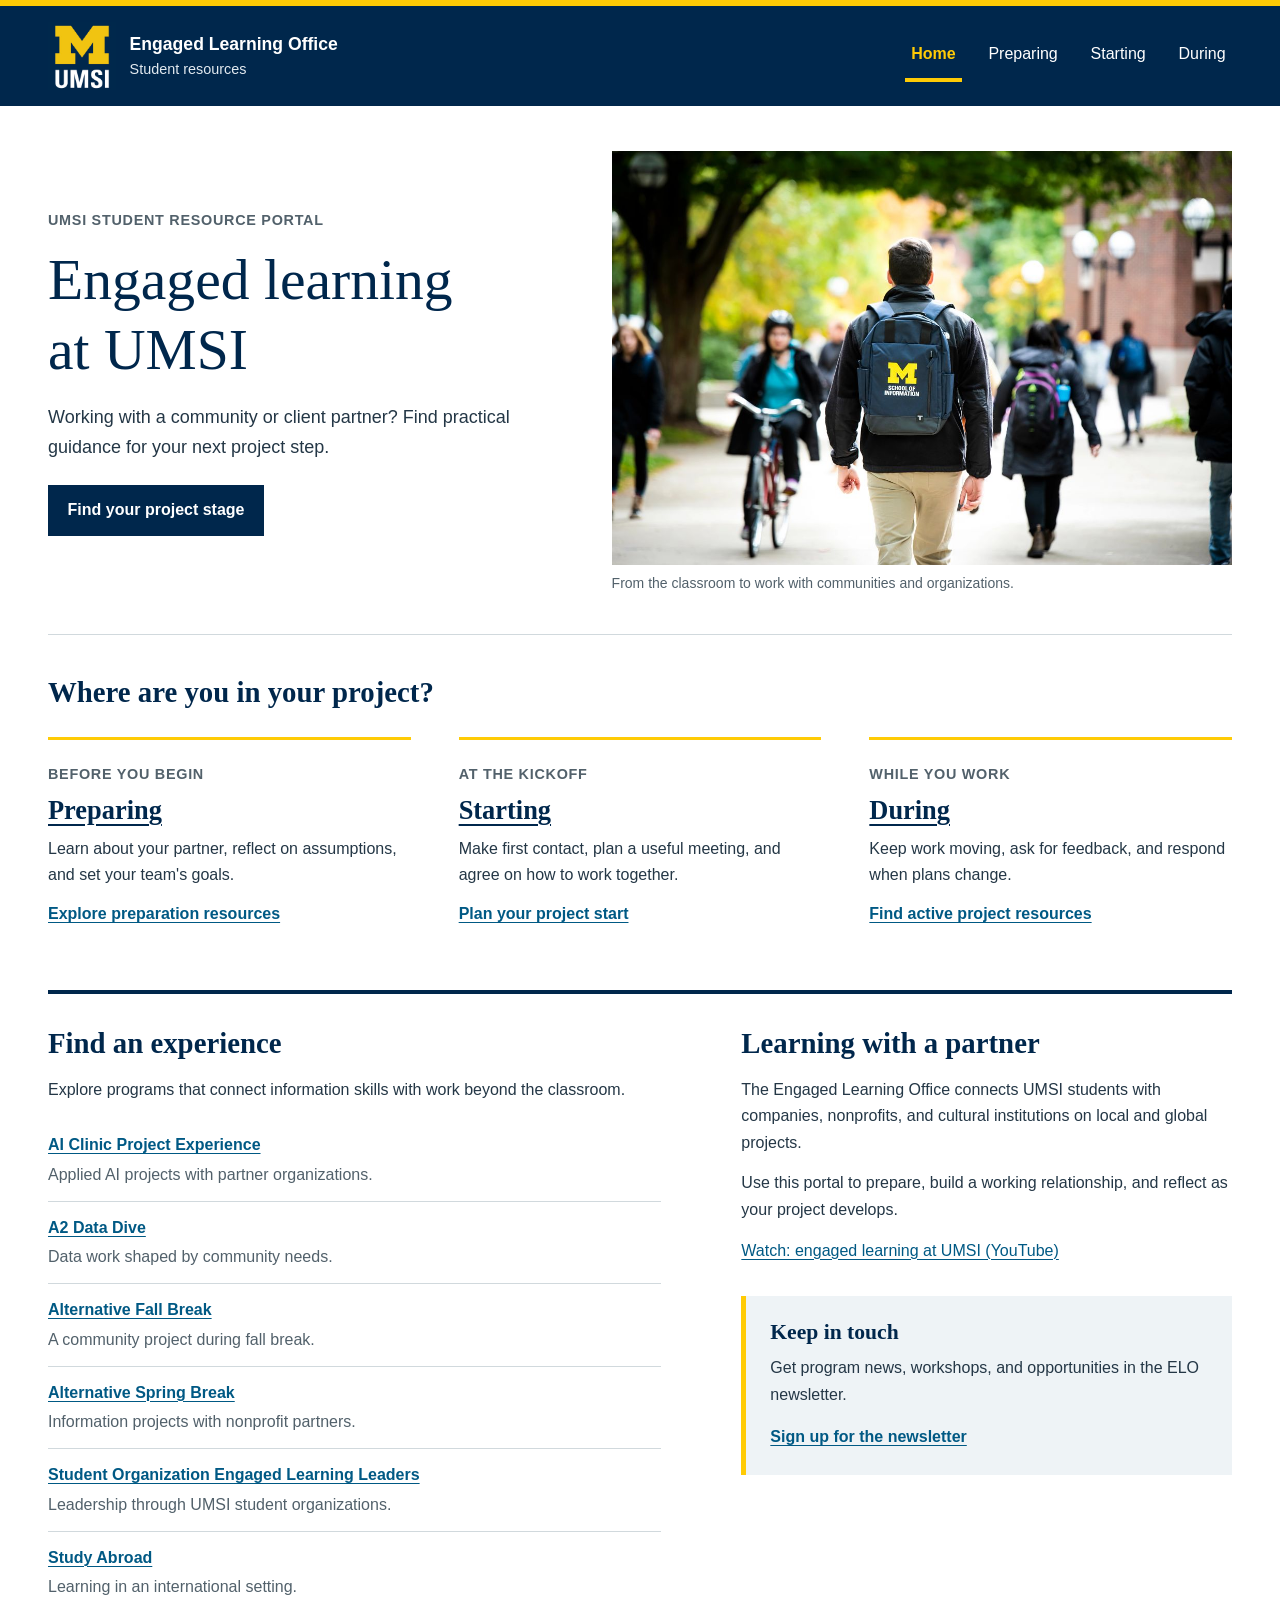
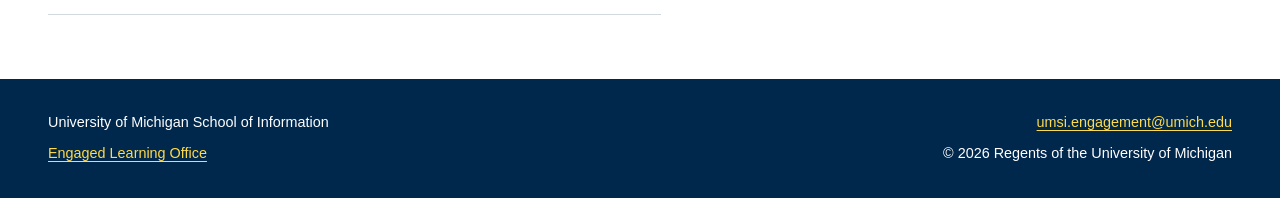
<file: index.html>
<!DOCTYPE html>
<html lang="en">
<head>
    <meta charset="UTF-8">
    <meta name="viewport" content="width=device-width, initial-scale=1.0">
    <link rel="icon" href="images/umsi_signature_vertical_informal_solidblue.jpg" type="image/jpeg">
    <link rel="stylesheet" href="html5reset.css">
    <link rel="stylesheet" href="style.css">
    <script src="js/script.js" defer></script>
    <title>Engaged Learning Resources | UMSI</title>
</head>
<body>
    <a class="skip-link" href="#main">Skip to main content</a>
    <header class="site-header">
        <div class="header-inner">
            <a class="site-brand" href="index.html">
                <img src="images/umsi_signature_vertical_informal_solidblue.jpg" alt="University of Michigan School of Information" width="400" height="400">
                <span>Engaged Learning Office<span class="brand-subtitle">Student resources</span></span>
            </a>
            <nav class="primary-nav" aria-label="Primary navigation">
                <ul>
                <li><a href="index.html" aria-current="page">Home</a></li>
                <li><a href="prep.html">Preparing</a></li>
                <li><a href="starting.html">Starting</a></li>
                <li><a href="during.html">During</a></li>
                </ul>
            </nav>
        </div>
    </header>
    <main id="main" tabindex="-1">
        <section class="home-intro" aria-labelledby="page-title">
            <div class="intro-copy">
                <p class="eyebrow">UMSI student resource portal</p>
                <h1 id="page-title">Engaged learning<br>at UMSI</h1>
                <p class="intro-text">Working with a community or client partner? Find practical guidance for your next project step.</p>
                <a class="button-link" href="#stages">Find your project stage</a>
            </div>
            <figure>
                <img src="images/umsi_campusfall_umsibackpack_02.jpg" alt="A student wearing a UMSI backpack walks across campus among other students" width="1200" height="801" fetchpriority="high">
                <figcaption>From the classroom to work with communities and organizations.</figcaption>
            </figure>
        </section>

        <section id="stages" class="stages" aria-labelledby="stages-heading">
            <h2 id="stages-heading">Where are you in your project?</h2>
            <div class="stage-grid">
                <article>
                    <p class="eyebrow">Before you begin</p>
                    <h3><a href="prep.html">Preparing</a></h3>
                    <p>Learn about your partner, reflect on assumptions, and set your team's goals.</p>
                    <a class="stage-link" href="prep.html">Explore preparation resources</a>
                </article>
                <article>
                    <p class="eyebrow">At the kickoff</p>
                    <h3><a href="starting.html">Starting</a></h3>
                    <p>Make first contact, plan a useful meeting, and agree on how to work together.</p>
                    <a class="stage-link" href="starting.html">Plan your project start</a>
                </article>
                <article>
                    <p class="eyebrow">While you work</p>
                    <h3><a href="during.html">During</a></h3>
                    <p>Keep work moving, ask for feedback, and respond when plans change.</p>
                    <a class="stage-link" href="during.html">Find active project resources</a>
                </article>
            </div>
        </section>

        <div class="home-columns">
            <section aria-labelledby="programs-heading">
                <h2 id="programs-heading">Find an experience</h2>
                <p>Explore programs that connect information skills with work beyond the classroom.</p>
                <ul class="program-list">
                    <li><a href="https://mcompass.umich.edu/_portal/tds-program-brochure?programid=12810">AI Clinic Project Experience</a><span>Applied AI projects with partner organizations.</span></li>
                    <li><a href="https://mcompass.umich.edu/_portal/tds-program-brochure?programid=12556">A2 Data Dive</a><span>Data work shaped by community needs.</span></li>
                    <li><a href="https://mcompass.umich.edu/_portal/tds-program-brochure?programid=11297">Alternative Fall Break</a><span>A community project during fall break.</span></li>
                    <li><a href="https://mcompass.umich.edu/_portal/tds-program-brochure?programid=10621">Alternative Spring Break</a><span>Information projects with nonprofit partners.</span></li>
                    <li><a href="https://mcompass.umich.edu/_portal/tds-program-brochure?programid=12294">Student Organization Engaged Learning Leaders</a><span>Leadership through UMSI student organizations.</span></li>
                    <li><a href="https://www.si.umich.edu/student-life/study-abroad">Study Abroad</a><span>Learning in an international setting.</span></li>
                </ul>
            </section>
            <section class="about-elo" aria-labelledby="about-heading">
                <h2 id="about-heading">Learning with a partner</h2>
                <p>The Engaged Learning Office connects UMSI students with companies, nonprofits, and cultural institutions on local and global projects.</p>
                <p>Use this portal to prepare, build a working relationship, and reflect as your project develops.</p>
                <p><a href="https://www.youtube.com/watch?v=81ZO9RfIJEQ">Watch: engaged learning at UMSI (YouTube)</a></p>
                <div class="office-note">
                    <h3>Keep in touch</h3>
                    <p>Get program news, workshops, and opportunities in the ELO newsletter.</p>
                    <a href="https://umsi.info/elo-newsletter">Sign up for the newsletter</a>
                </div>
            </section>
        </div>
    </main>
    <footer class="site-footer">
        <div class="footer-inner">
            <div>
                <p>University of Michigan School of Information</p>
                <p><a href="https://www.si.umich.edu/programs/engaged-learning/about-engaged-learning-office">Engaged Learning Office</a></p>
            </div>
            <div>
                <address><a href="mailto:umsi.engagement@umich.edu">umsi.engagement@umich.edu</a></address>
                <p>&copy; <span class="current-year">2026</span> Regents of the University of Michigan</p>
            </div>
        </div>
    </footer>
</body>
</html>
</file>
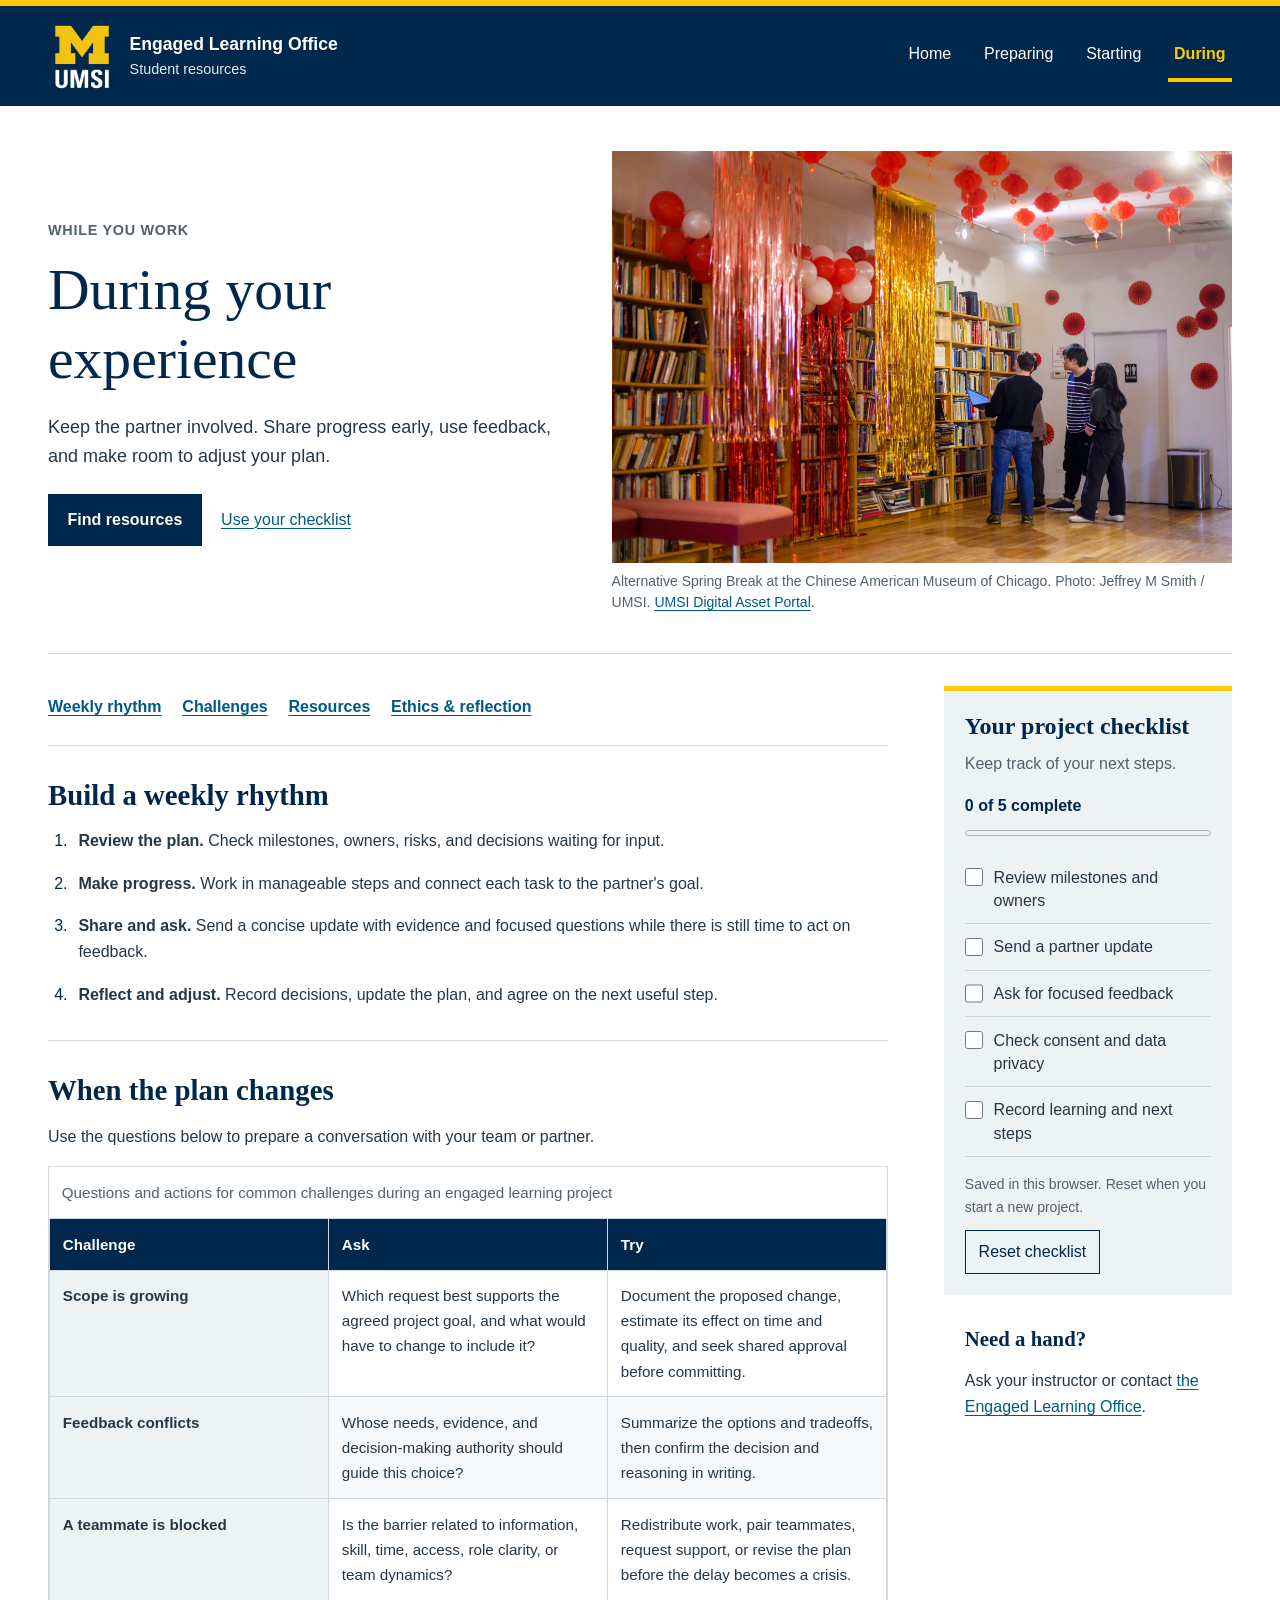
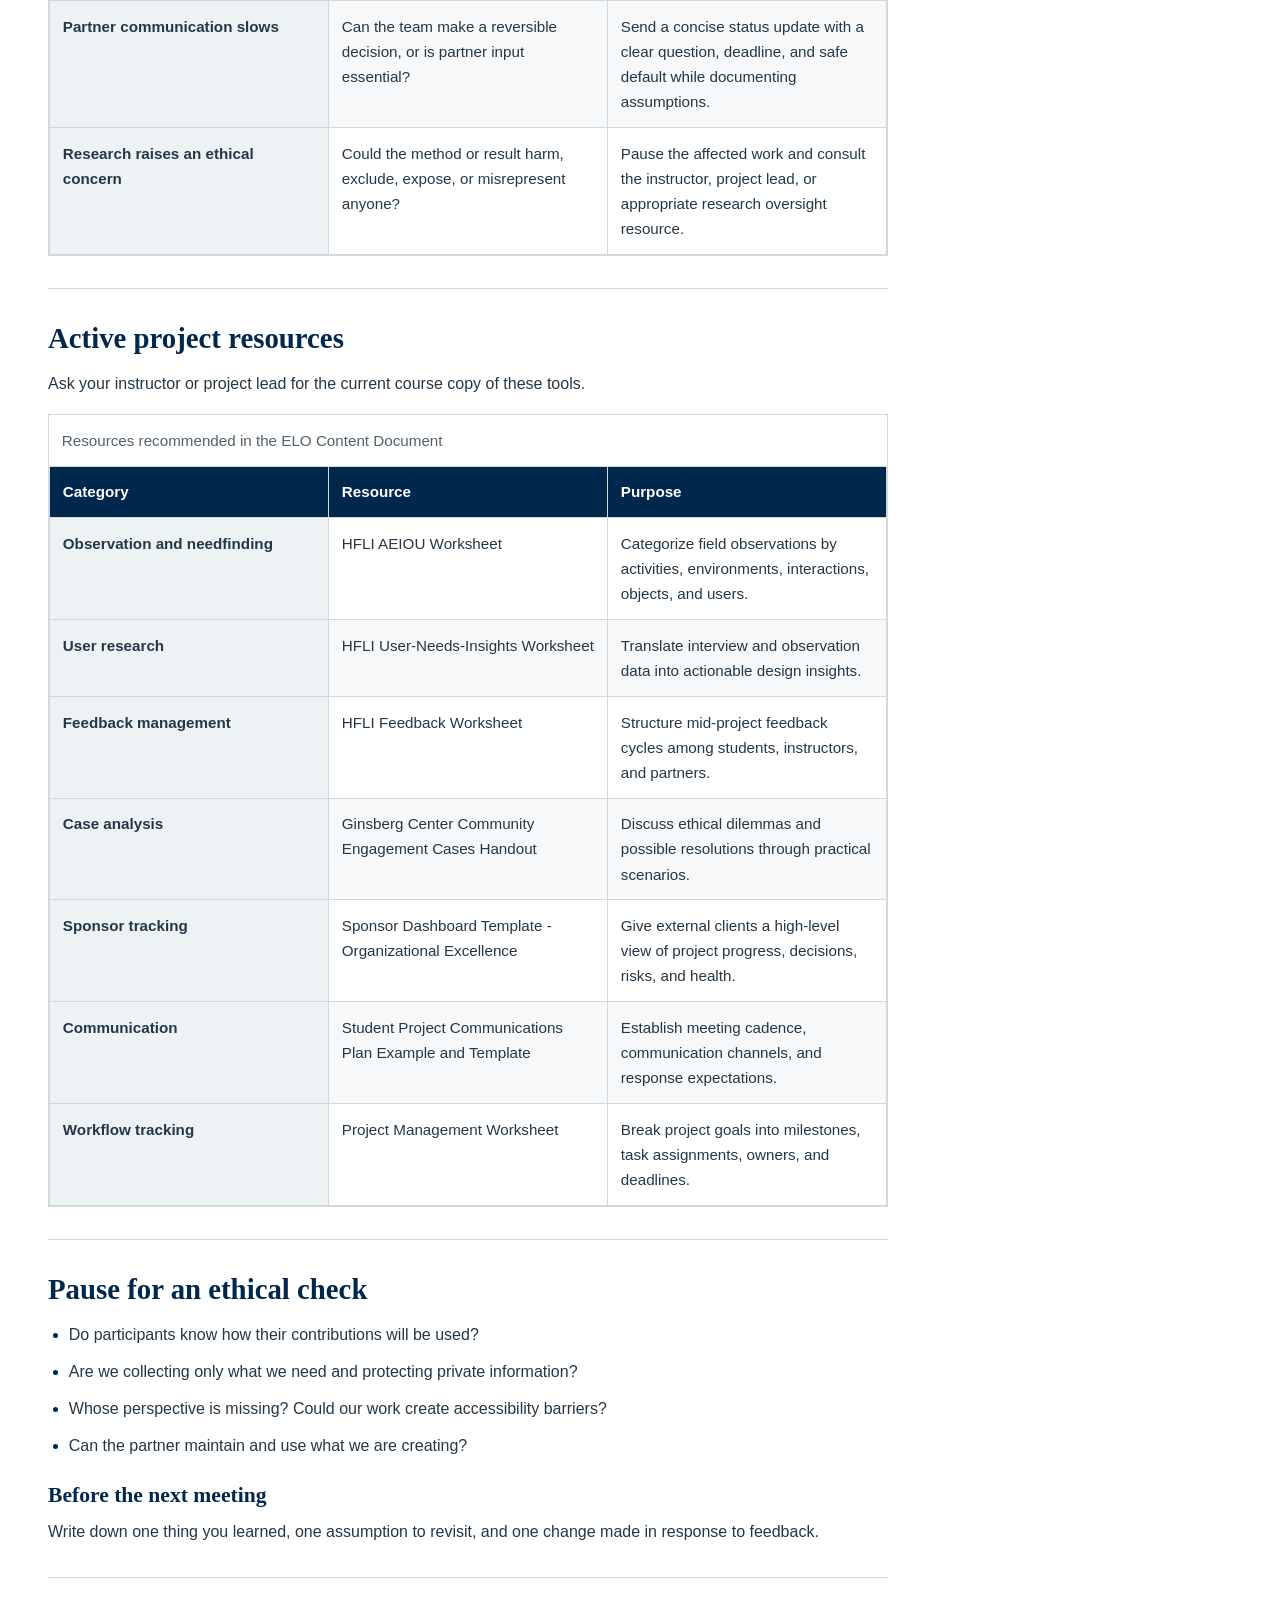
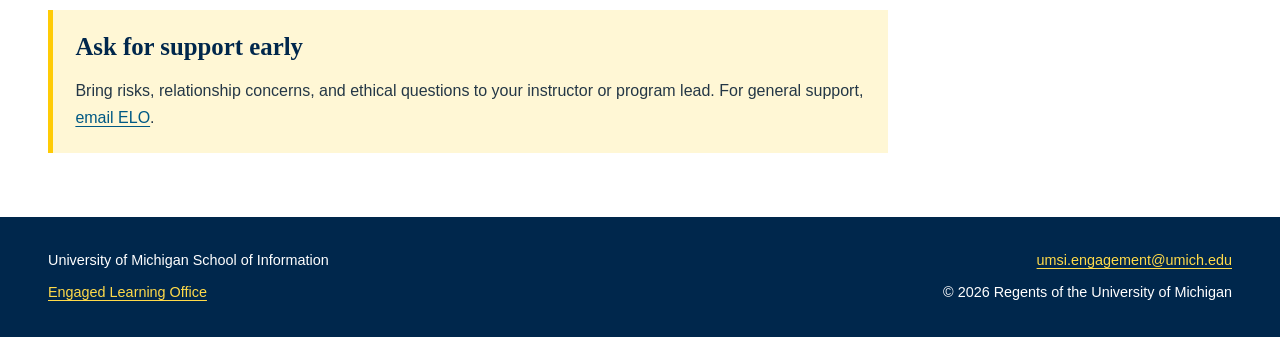
<file: during.html>
<!DOCTYPE html>
<html lang="en">
<head>
    <meta charset="UTF-8">
    <meta name="viewport" content="width=device-width, initial-scale=1.0">
    <link rel="icon" href="images/umsi_signature_vertical_informal_solidblue.jpg" type="image/jpeg">
    <link rel="stylesheet" href="html5reset.css">
    <link rel="stylesheet" href="style.css">
    <script src="js/script.js" defer></script>
    <title>During Your Experience | UMSI</title>
</head>
<body>
    <a class="skip-link" href="#main">Skip to main content</a>
    <header class="site-header">
        <div class="header-inner">
            <a class="site-brand" href="index.html">
                <img src="images/umsi_signature_vertical_informal_solidblue.jpg" alt="University of Michigan School of Information" width="400" height="400">
                <span>Engaged Learning Office<span class="brand-subtitle">Student resources</span></span>
            </a>
            <nav class="primary-nav" aria-label="Primary navigation">
                <ul>
                <li><a href="index.html">Home</a></li>
                <li><a href="prep.html">Preparing</a></li>
                <li><a href="starting.html">Starting</a></li>
                <li><a href="during.html" aria-current="page">During</a></li>
                </ul>
            </nav>
        </div>
    </header>
    <main id="main" tabindex="-1">
        <section class="page-intro" aria-labelledby="page-title">
            <div class="intro-copy">
                <p class="eyebrow">While you work</p>
                <h1 id="page-title">During your experience</h1>
                <p class="intro-text">Keep the partner involved. Share progress early, use feedback, and make room to adjust your plan.</p>
                <div class="intro-links"><a class="button-link" href="#resources">Find resources</a><a href="#checklist">Use your checklist</a></div>
            </div>
            <figure>
                <img src="images/umsi_asbchineseamericanmuseumchicago_2026_04.jpg" alt="Three UMSI students stand beside bookshelves at the Chinese American Museum of Chicago" width="1200" height="798" fetchpriority="high">
                <figcaption>Alternative Spring Break at the Chinese American Museum of Chicago. Photo: Jeffrey M Smith / UMSI. <a href="https://digitalassets.umich.edu/portals/djppo6wi/SI539AssetPortal">UMSI Digital Asset Portal</a>.</figcaption>
            </figure>
        </section>
        <div class="page-layout">
            <div class="page-content">
                <nav class="section-nav" aria-label="On this page"><a href="#rhythm">Weekly rhythm</a><a href="#challenges">Challenges</a><a href="#resources">Resources</a><a href="#ethics">Ethics &amp; reflection</a></nav>
                <section id="rhythm" aria-labelledby="rhythm-heading">
                    <h2 id="rhythm-heading">Build a weekly rhythm</h2>
                    <ol class="steps">
                        <li><strong>Review the plan.</strong> Check milestones, owners, risks, and decisions waiting for input.</li>
                        <li><strong>Make progress.</strong> Work in manageable steps and connect each task to the partner's goal.</li>
                        <li><strong>Share and ask.</strong> Send a concise update with evidence and focused questions while there is still time to act on feedback.</li>
                        <li><strong>Reflect and adjust.</strong> Record decisions, update the plan, and agree on the next useful step.</li>
                    </ol>
                </section>
                <section id="challenges" aria-labelledby="challenge-heading">
                    <h2 id="challenge-heading">When the plan changes</h2>
                    <p>Use the questions below to prepare a conversation with your team or partner.</p>
                    <div aria-label="Common project challenges table; scroll horizontally" class="table-scroll" role="region" tabindex="0">
<table>
<caption>Questions and actions for common challenges during an engaged learning project</caption>
<thead>
<tr>
<th scope="col">Challenge</th>
<th scope="col">Ask</th>
<th scope="col">Try</th>
</tr>
</thead>
<tbody>
<tr>
<th scope="row">Scope is growing</th>
<td>Which request best supports the agreed project goal, and what would have to change to include it?</td>
<td>Document the proposed change, estimate its effect on time and quality, and seek shared approval before committing.</td>
</tr>
<tr>
<th scope="row">Feedback conflicts</th>
<td>Whose needs, evidence, and decision-making authority should guide this choice?</td>
<td>Summarize the options and tradeoffs, then confirm the decision and reasoning in writing.</td>
</tr>
<tr>
<th scope="row">A teammate is blocked</th>
<td>Is the barrier related to information, skill, time, access, role clarity, or team dynamics?</td>
<td>Redistribute work, pair teammates, request support, or revise the plan before the delay becomes a crisis.</td>
</tr>
<tr>
<th scope="row">Partner communication slows</th>
<td>Can the team make a reversible decision, or is partner input essential?</td>
<td>Send a concise status update with a clear question, deadline, and safe default while documenting assumptions.</td>
</tr>
<tr>
<th scope="row">Research raises an ethical concern</th>
<td>Could the method or result harm, exclude, expose, or misrepresent anyone?</td>
<td>Pause the affected work and consult the instructor, project lead, or appropriate research oversight resource.</td>
</tr>
</tbody>
</table>
</div>
                </section>
                <section id="resources" class="resources" aria-labelledby="resources-heading">
                    <h2 id="resources-heading">Active project resources</h2>
                    <p>Ask your instructor or project lead for the current course copy of these tools.</p>
                    <div aria-label="Featured project resources table; scroll horizontally" class="table-scroll" role="region" tabindex="0">
<table>
<caption>Resources recommended in the ELO Content Document</caption>
<thead>
<tr>
<th scope="col">Category</th>
<th scope="col">Resource</th>
<th scope="col">Purpose</th>
</tr>
</thead>
<tbody>
<tr>
<th scope="row">Observation and needfinding</th>
<td>HFLI AEIOU Worksheet</td>
<td>Categorize field observations by activities, environments, interactions, objects, and users.</td>
</tr>
<tr>
<th scope="row">User research</th>
<td>HFLI User-Needs-Insights Worksheet</td>
<td>Translate interview and observation data into actionable design insights.</td>
</tr>
<tr>
<th scope="row">Feedback management</th>
<td>HFLI Feedback Worksheet</td>
<td>Structure mid-project feedback cycles among students, instructors, and partners.</td>
</tr>
<tr>
<th scope="row">Case analysis</th>
<td>Ginsberg Center Community Engagement Cases Handout</td>
<td>Discuss ethical dilemmas and possible resolutions through practical scenarios.</td>
</tr>
<tr>
<th scope="row">Sponsor tracking</th>
<td>Sponsor Dashboard Template - Organizational Excellence</td>
<td>Give external clients a high-level view of project progress, decisions, risks, and health.</td>
</tr>
<tr>
<th scope="row">Communication</th>
<td>Student Project Communications Plan Example and Template</td>
<td>Establish meeting cadence, communication channels, and response expectations.</td>
</tr>
<tr>
<th scope="row">Workflow tracking</th>
<td>Project Management Worksheet</td>
<td>Break project goals into milestones, task assignments, owners, and deadlines.</td>
</tr>
</tbody>
</table>
</div>
                </section>
                <section id="ethics" aria-labelledby="ethics-heading">
                    <h2 id="ethics-heading">Pause for an ethical check</h2>
                    <ul>
                        <li>Do participants know how their contributions will be used?</li>
                        <li>Are we collecting only what we need and protecting private information?</li>
                        <li>Whose perspective is missing? Could our work create accessibility barriers?</li>
                        <li>Can the partner maintain and use what we are creating?</li>
                    </ul>
                    <h3>Before the next meeting</h3>
                    <p>Write down one thing you learned, one assumption to revisit, and one change made in response to feedback.</p>
                </section>
                <aside class="next-step" aria-labelledby="support-heading">
                    <h2 id="support-heading">Ask for support early</h2>
                    <p>Bring risks, relationship concerns, and ethical questions to your instructor or program lead. For general support, <a href="mailto:umsi.engagement@umich.edu">email ELO</a>.</p>
                </aside>
            </div>
            <aside class="page-sidebar" aria-labelledby="checklist-heading">
                <section id="checklist" class="checklist" data-stage="project" aria-labelledby="checklist-heading">
                    <h2 id="checklist-heading">Your project checklist</h2>
                    <p class="checklist-help">Keep track of your next steps.</p>
                    <p class="checklist-count" role="status" aria-live="polite" aria-atomic="true" hidden></p>
                    <progress value="0" max="5" aria-label="Completed project tasks" hidden></progress>
                    <fieldset>
                        <legend class="visually-hidden">Project tasks</legend>
                    <label for="task-1"><input id="task-1" type="checkbox" value="milestones"> <span>Review milestones and owners</span></label>
                    <label for="task-2"><input id="task-2" type="checkbox" value="update"> <span>Send a partner update</span></label>
                    <label for="task-3"><input id="task-3" type="checkbox" value="feedback"> <span>Ask for focused feedback</span></label>
                    <label for="task-4"><input id="task-4" type="checkbox" value="ethics"> <span>Check consent and data privacy</span></label>
                    <label for="task-5"><input id="task-5" type="checkbox" value="reflect"> <span>Record learning and next steps</span></label>
                    </fieldset>
                    <p class="save-note" hidden>Saved in this browser.</p>
                    <button type="button" class="reset-checklist" hidden>Reset checklist</button>
                    <noscript><p>JavaScript is off. You can check tasks, but progress will not be saved.</p></noscript>
                </section>
                <div class="sidebar-contact">
                    <h2>Need a hand?</h2>
                    <p>Ask your instructor or contact <a href="mailto:umsi.engagement@umich.edu">the Engaged Learning Office</a>.</p>
                </div>
            </aside>
        </div>
    </main>
    <footer class="site-footer">
        <div class="footer-inner">
            <div>
                <p>University of Michigan School of Information</p>
                <p><a href="https://www.si.umich.edu/programs/engaged-learning/about-engaged-learning-office">Engaged Learning Office</a></p>
            </div>
            <div>
                <address><a href="mailto:umsi.engagement@umich.edu">umsi.engagement@umich.edu</a></address>
                <p>&copy; <span class="current-year">2026</span> Regents of the University of Michigan</p>
            </div>
        </div>
    </footer>
</body>
</html>
</file>
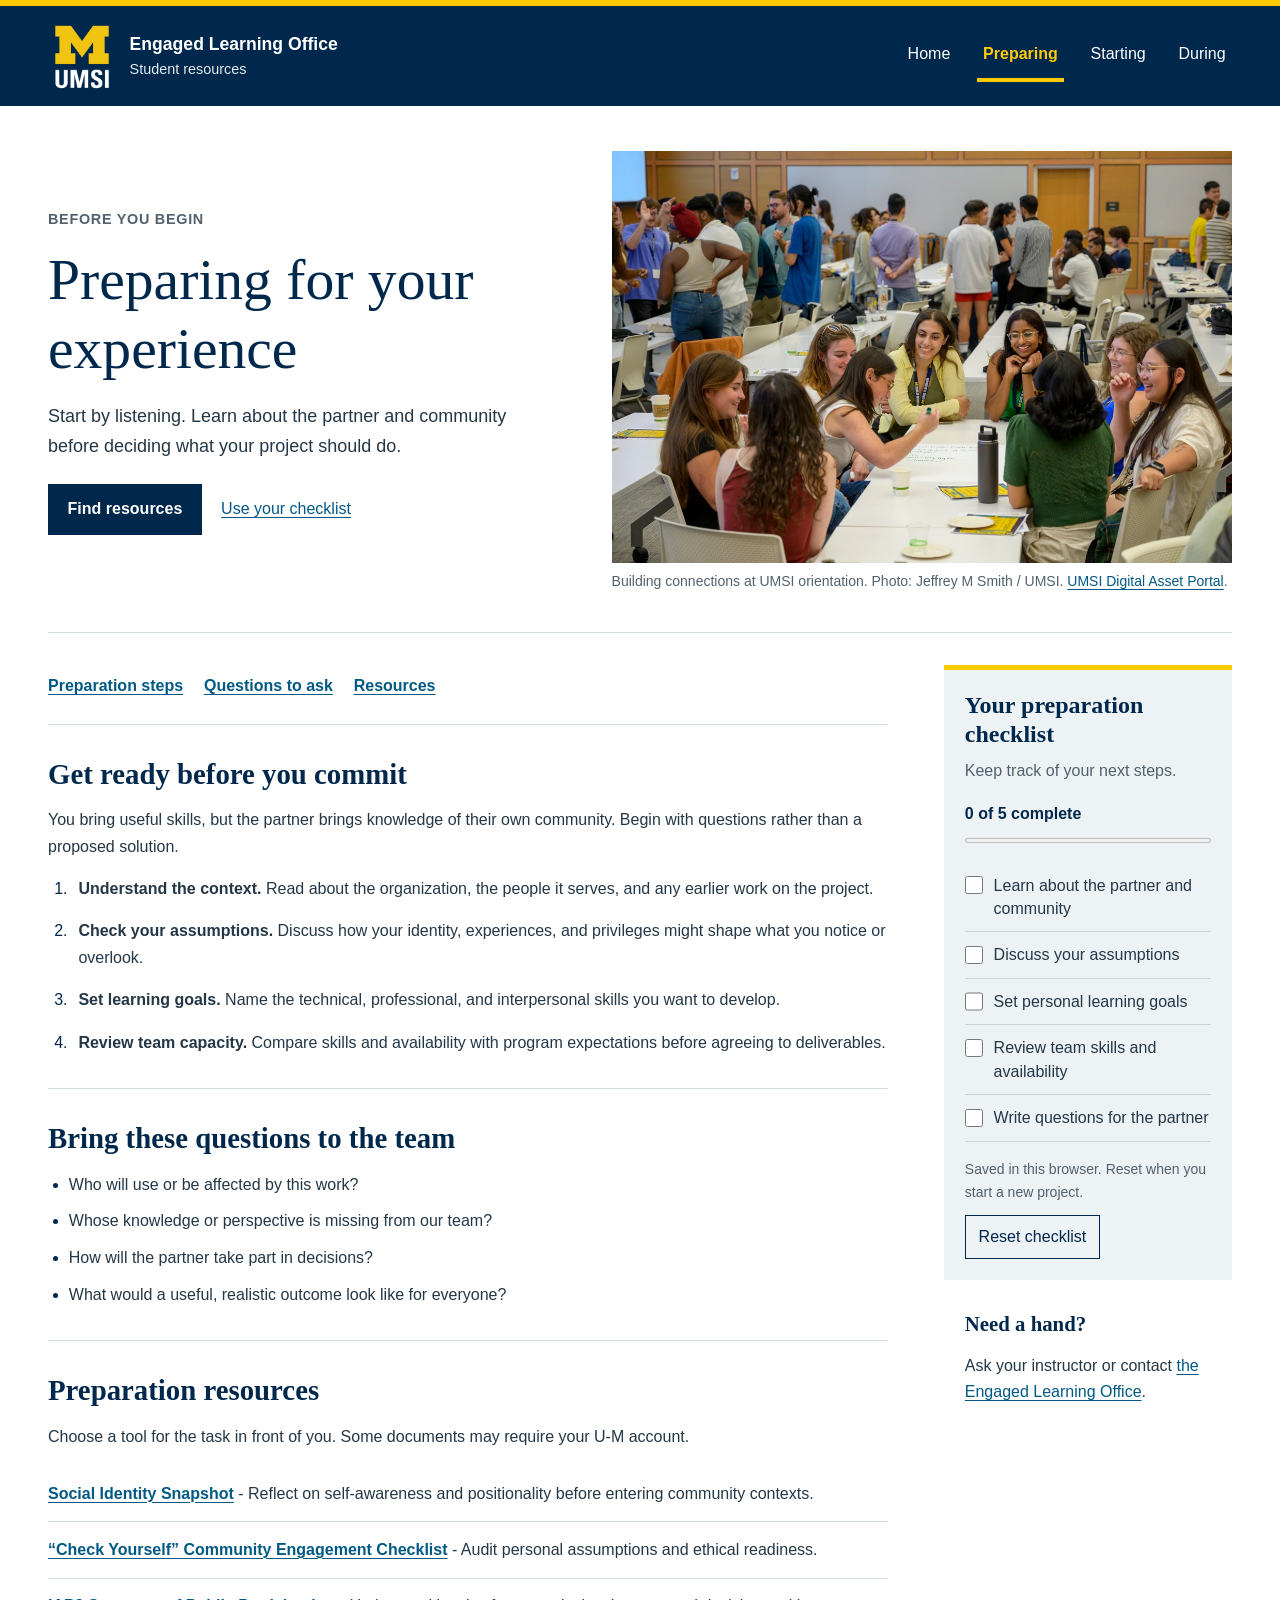
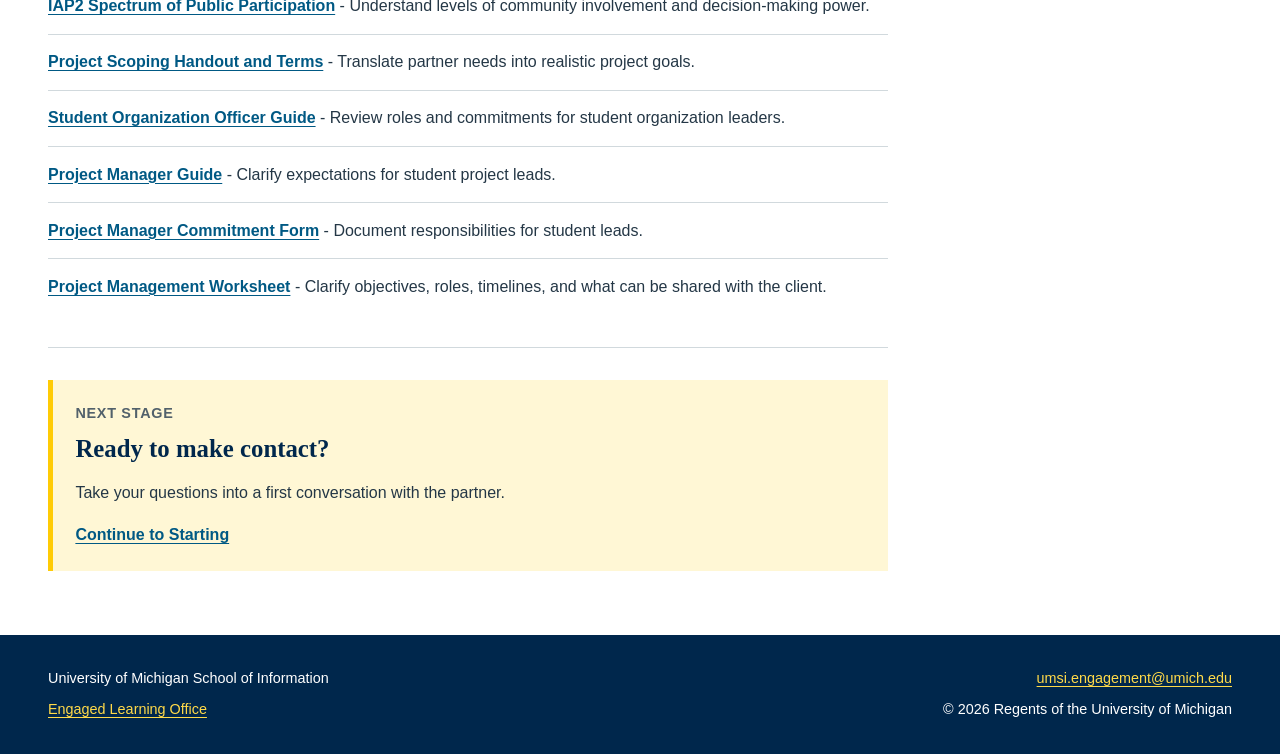
<file: prep.html>
<!DOCTYPE html>
<html lang="en">
<head>
    <meta charset="UTF-8">
    <meta name="viewport" content="width=device-width, initial-scale=1.0">
    <link rel="icon" href="images/umsi_signature_vertical_informal_solidblue.jpg" type="image/jpeg">
    <link rel="stylesheet" href="html5reset.css">
    <link rel="stylesheet" href="style.css">
    <script src="js/script.js" defer></script>
    <title>Preparing for Your Experience | UMSI</title>
</head>
<body>
    <a class="skip-link" href="#main">Skip to main content</a>
    <header class="site-header">
        <div class="header-inner">
            <a class="site-brand" href="index.html">
                <img src="images/umsi_signature_vertical_informal_solidblue.jpg" alt="University of Michigan School of Information" width="400" height="400">
                <span>Engaged Learning Office<span class="brand-subtitle">Student resources</span></span>
            </a>
            <nav class="primary-nav" aria-label="Primary navigation">
                <ul>
                <li><a href="index.html">Home</a></li>
                <li><a href="prep.html" aria-current="page">Preparing</a></li>
                <li><a href="starting.html">Starting</a></li>
                <li><a href="during.html">During</a></li>
                </ul>
            </nav>
        </div>
    </header>
    <main id="main" tabindex="-1">
        <section class="page-intro" aria-labelledby="page-title">
            <div class="intro-copy">
                <p class="eyebrow">Before you begin</p>
                <h1 id="page-title">Preparing for your experience</h1>
                <p class="intro-text">Start by listening. Learn about the partner and community before deciding what your project should do.</p>
                <div class="intro-links"><a class="button-link" href="#resources">Find resources</a><a href="#checklist">Use your checklist</a></div>
            </div>
            <figure>
                <img src="images/umsi_mastersorientation_081825_06.jpg" alt="UMSI students participate in icebreaker activities in a large classroom" width="1200" height="798" fetchpriority="high">
                <figcaption>Building connections at UMSI orientation. Photo: Jeffrey M Smith / UMSI. <a href="https://digitalassets.umich.edu/portals/djppo6wi/SI539AssetPortal">UMSI Digital Asset Portal</a>.</figcaption>
            </figure>
        </section>
        <div class="page-layout">
            <div class="page-content">
                <nav class="section-nav" aria-label="On this page"><a href="#prepare">Preparation steps</a><a href="#questions">Questions to ask</a><a href="#resources">Resources</a></nav>
                <section id="prepare" aria-labelledby="goals-heading">
                    <h2 id="goals-heading">Get ready before you commit</h2>
                    <p>You bring useful skills, but the partner brings knowledge of their own community. Begin with questions rather than a proposed solution.</p>
                    <ol class="steps">
                        <li><strong>Understand the context.</strong> Read about the organization, the people it serves, and any earlier work on the project.</li>
                        <li><strong>Check your assumptions.</strong> Discuss how your identity, experiences, and privileges might shape what you notice or overlook.</li>
                        <li><strong>Set learning goals.</strong> Name the technical, professional, and interpersonal skills you want to develop.</li>
                        <li><strong>Review team capacity.</strong> Compare skills and availability with program expectations before agreeing to deliverables.</li>
                    </ol>
                </section>
                <section id="questions" aria-labelledby="questions-heading">
                    <h2 id="questions-heading">Bring these questions to the team</h2>
                    <ul>
                        <li>Who will use or be affected by this work?</li>
                        <li>Whose knowledge or perspective is missing from our team?</li>
                        <li>How will the partner take part in decisions?</li>
                        <li>What would a useful, realistic outcome look like for everyone?</li>
                    </ul>
                </section>
                <section id="resources" class="resources" aria-labelledby="resources-heading">
                    <h2 id="resources-heading">Preparation resources</h2>
                    <p>Choose a tool for the task in front of you. Some documents may require your U-M account.</p>
                    <ul class="resource-list">
                        <li><a href="https://sites.lsa.umich.edu/equitable-teaching/social-identity-snapshot/">Social Identity Snapshot</a> - Reflect on self-awareness and positionality before entering community contexts.</li>
                        <li><a href="https://docs.google.com/document/d/1Qt9YeStVwDHjwJhOLAz42JSNQR2lFMurdUtxtdrGkuc/edit?tab=t.0#heading=h.ch0bvccjkrzn">“Check Yourself” Community Engagement Checklist</a> - Audit personal assumptions and ethical readiness.</li>
                        <li><a href="https://drive.google.com/file/d/1zc1RNlrDxV51-muOERdDTnINQcquJpOA/view?usp=sharing">IAP2 Spectrum of Public Participation</a> - Understand levels of community involvement and decision-making power.</li>
                        <li><a href="https://docs.google.com/document/d/1TrEDolwmOIlXgYgAP9VvlOGoYOwFfe6KxzZOgZSVYVw/edit?usp=drive_link">Project Scoping Handout and Terms</a> - Translate partner needs into realistic project goals.</li>
                        <li><a href="https://docs.google.com/document/d/1AexsV_JeSd0kRUBbcifZpfBu6y6Zi8Y0iJScp1I3gkM/edit?usp=drive_link">Student Organization Officer Guide</a> - Review roles and commitments for student organization leaders.</li>
                        <li><a href="https://docs.google.com/document/u/0/d/1uwOOS0TrXWzcSShj8DUFpckWo0t1UNu_Q7WVbZnLhX0/edit">Project Manager Guide</a> - Clarify expectations for student project leads.</li>
                        <li><a href="https://docs.google.com/document/d/1U4lCNGyWKJ3C2i_VgFqAR45Z4zF1FehuthuqT-M2wdI/edit?usp=drive_link">Project Manager Commitment Form</a> - Document responsibilities for student leads.</li>
                        <li><a href="https://docs.google.com/document/d/1twc-7TYWmb_PNrOBiDI1NuJqJAuhluTICr22GRd_NLc/edit?usp=drive_link">Project Management Worksheet</a> - Clarify objectives, roles, timelines, and what can be shared with the client.</li>
                    </ul>
                </section>
                <aside class="next-step" aria-labelledby="next-heading">
                    <p class="eyebrow">Next stage</p>
                    <h2 id="next-heading">Ready to make contact?</h2>
                    <p>Take your questions into a first conversation with the partner.</p>
                    <a href="starting.html">Continue to Starting</a>
                </aside>
            </div>
            <aside class="page-sidebar" aria-labelledby="checklist-heading">
                <section id="checklist" class="checklist" data-stage="preparation" aria-labelledby="checklist-heading">
                    <h2 id="checklist-heading">Your preparation checklist</h2>
                    <p class="checklist-help">Keep track of your next steps.</p>
                    <p class="checklist-count" role="status" aria-live="polite" aria-atomic="true" hidden></p>
                    <progress value="0" max="5" aria-label="Completed preparation tasks" hidden></progress>
                    <fieldset>
                        <legend class="visually-hidden">Preparation tasks</legend>
                    <label for="task-1"><input id="task-1" type="checkbox" value="context"> <span>Learn about the partner and community</span></label>
                    <label for="task-2"><input id="task-2" type="checkbox" value="assumptions"> <span>Discuss your assumptions</span></label>
                    <label for="task-3"><input id="task-3" type="checkbox" value="goals"> <span>Set personal learning goals</span></label>
                    <label for="task-4"><input id="task-4" type="checkbox" value="capacity"> <span>Review team skills and availability</span></label>
                    <label for="task-5"><input id="task-5" type="checkbox" value="questions"> <span>Write questions for the partner</span></label>
                    </fieldset>
                    <p class="save-note" hidden>Saved in this browser.</p>
                    <button type="button" class="reset-checklist" hidden>Reset checklist</button>
                    <noscript><p>JavaScript is off. You can check tasks, but progress will not be saved.</p></noscript>
                </section>
                <div class="sidebar-contact">
                    <h2>Need a hand?</h2>
                    <p>Ask your instructor or contact <a href="mailto:umsi.engagement@umich.edu">the Engaged Learning Office</a>.</p>
                </div>
            </aside>
        </div>
    </main>
    <footer class="site-footer">
        <div class="footer-inner">
            <div>
                <p>University of Michigan School of Information</p>
                <p><a href="https://www.si.umich.edu/programs/engaged-learning/about-engaged-learning-office">Engaged Learning Office</a></p>
            </div>
            <div>
                <address><a href="mailto:umsi.engagement@umich.edu">umsi.engagement@umich.edu</a></address>
                <p>&copy; <span class="current-year">2026</span> Regents of the University of Michigan</p>
            </div>
        </div>
    </footer>
</body>
</html>
</file>
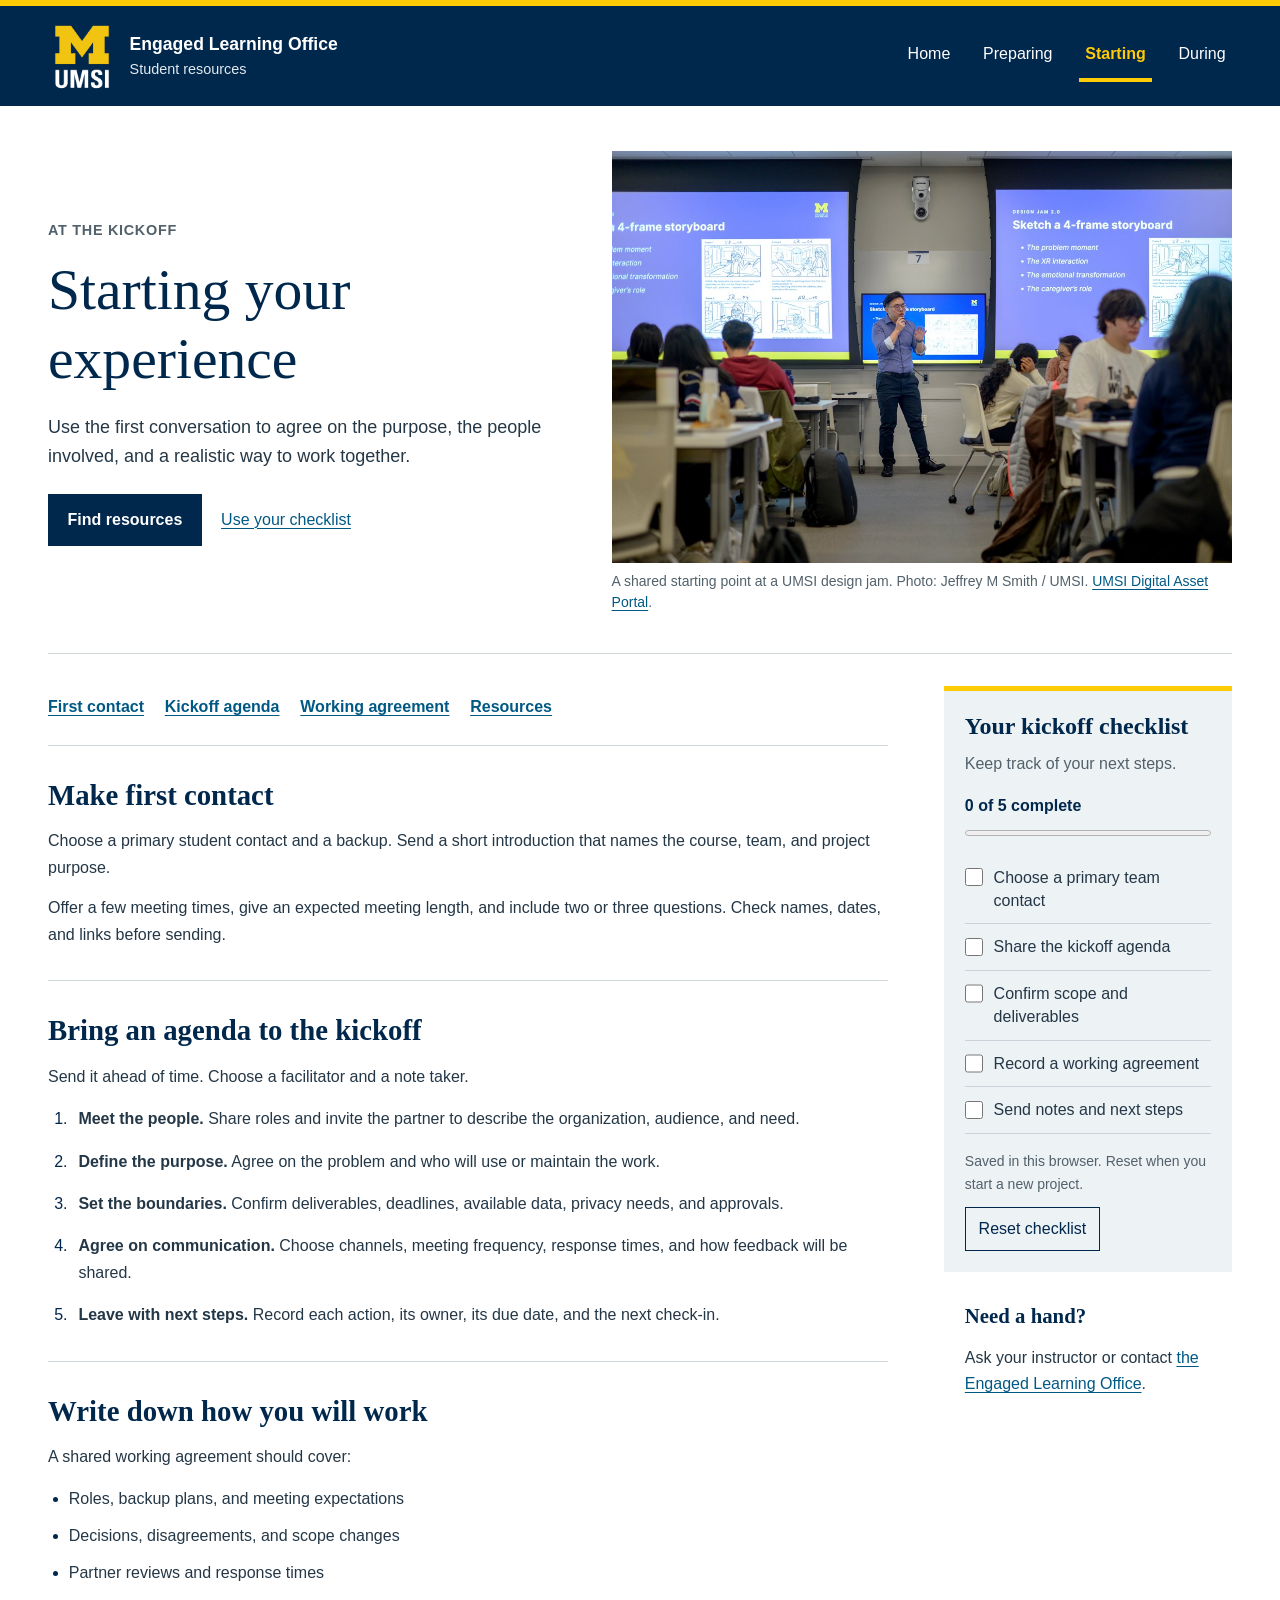
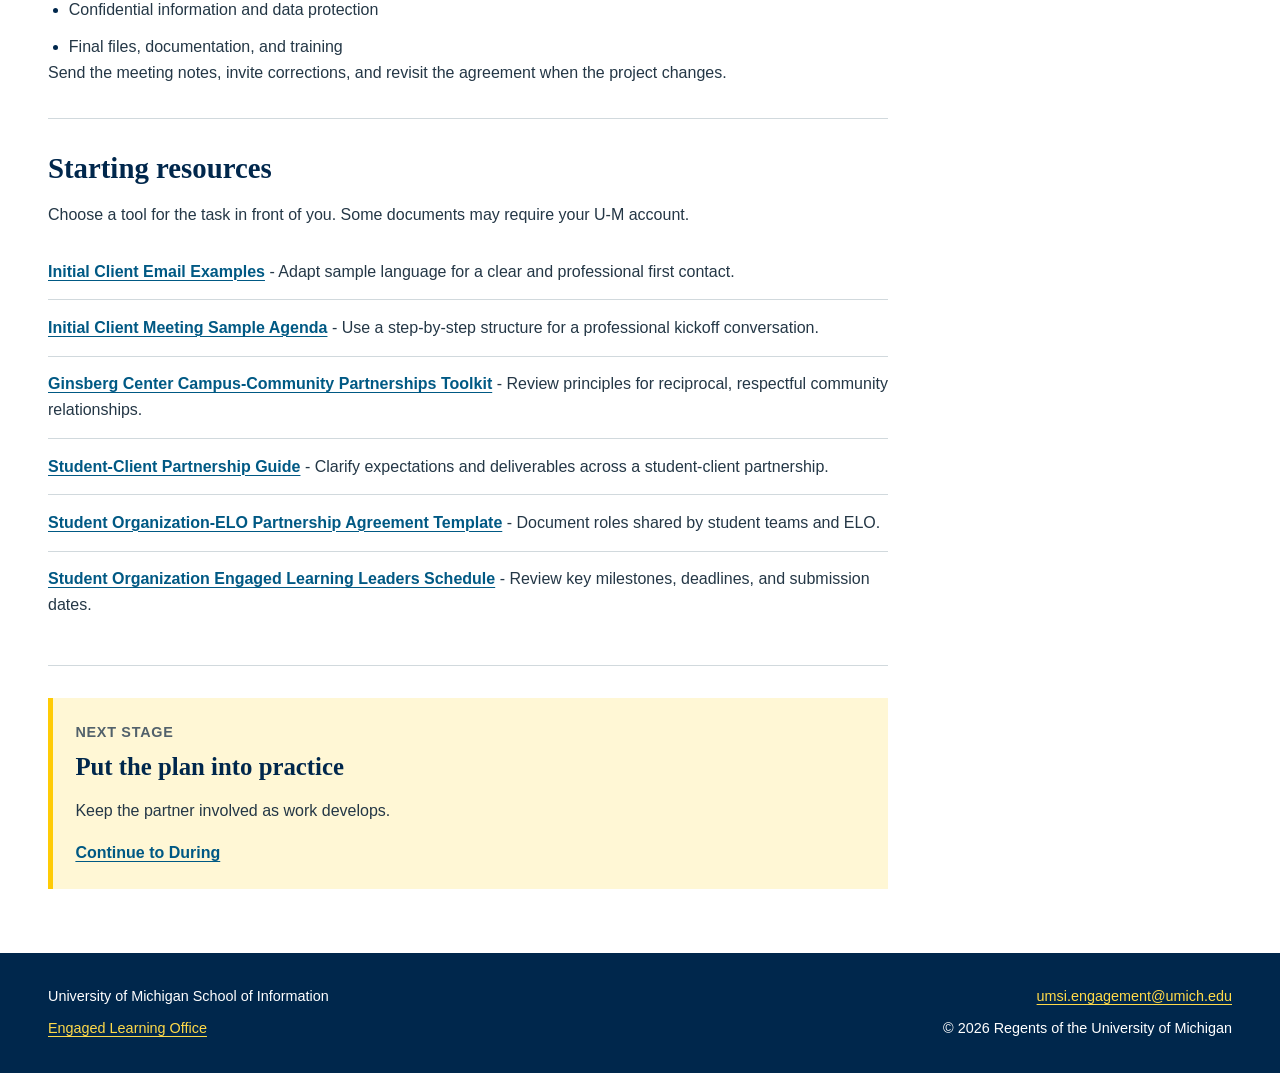
<file: starting.html>
<!DOCTYPE html>
<html lang="en">
<head>
    <meta charset="UTF-8">
    <meta name="viewport" content="width=device-width, initial-scale=1.0">
    <link rel="icon" href="images/umsi_signature_vertical_informal_solidblue.jpg" type="image/jpeg">
    <link rel="stylesheet" href="html5reset.css">
    <link rel="stylesheet" href="style.css">
    <script src="js/script.js" defer></script>
    <title>Starting Your Experience | UMSI</title>
</head>
<body>
    <a class="skip-link" href="#main">Skip to main content</a>
    <header class="site-header">
        <div class="header-inner">
            <a class="site-brand" href="index.html">
                <img src="images/umsi_signature_vertical_informal_solidblue.jpg" alt="University of Michigan School of Information" width="400" height="400">
                <span>Engaged Learning Office<span class="brand-subtitle">Student resources</span></span>
            </a>
            <nav class="primary-nav" aria-label="Primary navigation">
                <ul>
                <li><a href="index.html">Home</a></li>
                <li><a href="prep.html">Preparing</a></li>
                <li><a href="starting.html" aria-current="page">Starting</a></li>
                <li><a href="during.html">During</a></li>
                </ul>
            </nav>
        </div>
    </header>
    <main id="main" tabindex="-1">
        <section class="page-intro" aria-labelledby="page-title">
            <div class="intro-copy">
                <p class="eyebrow">At the kickoff</p>
                <h1 id="page-title">Starting your experience</h1>
                <p class="intro-text">Use the first conversation to agree on the purpose, the people involved, and a realistic way to work together.</p>
                <div class="intro-links"><a class="button-link" href="#resources">Find resources</a><a href="#checklist">Use your checklist</a></div>
            </div>
            <figure>
                <img src="images/umsi_designjam_mixelstudio_11052025_03.jpg" alt="An instructor leads a design jam while students create storyboards in a classroom" width="1200" height="798" fetchpriority="high">
                <figcaption>A shared starting point at a UMSI design jam. Photo: Jeffrey M Smith / UMSI. <a href="https://digitalassets.umich.edu/portals/djppo6wi/SI539AssetPortal">UMSI Digital Asset Portal</a>.</figcaption>
            </figure>
        </section>
        <div class="page-layout">
            <div class="page-content">
                <nav class="section-nav" aria-label="On this page"><a href="#contact">First contact</a><a href="#meeting">Kickoff agenda</a><a href="#agreement">Working agreement</a><a href="#resources">Resources</a></nav>
                <section id="contact" aria-labelledby="contact-heading">
                    <h2 id="contact-heading">Make first contact</h2>
                    <p>Choose a primary student contact and a backup. Send a short introduction that names the course, team, and project purpose.</p>
                    <p>Offer a few meeting times, give an expected meeting length, and include two or three questions. Check names, dates, and links before sending.</p>
                </section>
                <section id="meeting" aria-labelledby="meeting-heading">
                    <h2 id="meeting-heading">Bring an agenda to the kickoff</h2>
                    <p>Send it ahead of time. Choose a facilitator and a note taker.</p>
                    <ol class="steps">
                        <li><strong>Meet the people.</strong> Share roles and invite the partner to describe the organization, audience, and need.</li>
                        <li><strong>Define the purpose.</strong> Agree on the problem and who will use or maintain the work.</li>
                        <li><strong>Set the boundaries.</strong> Confirm deliverables, deadlines, available data, privacy needs, and approvals.</li>
                        <li><strong>Agree on communication.</strong> Choose channels, meeting frequency, response times, and how feedback will be shared.</li>
                        <li><strong>Leave with next steps.</strong> Record each action, its owner, its due date, and the next check-in.</li>
                    </ol>
                </section>
                <section id="agreement" aria-labelledby="agreement-heading">
                    <h2 id="agreement-heading">Write down how you will work</h2>
                    <p>A shared working agreement should cover:</p>
                    <ul>
                        <li>Roles, backup plans, and meeting expectations</li>
                        <li>Decisions, disagreements, and scope changes</li>
                        <li>Partner reviews and response times</li>
                        <li>Confidential information and data protection</li>
                        <li>Final files, documentation, and training</li>
                    </ul>
                    <p>Send the meeting notes, invite corrections, and revisit the agreement when the project changes.</p>
                </section>
                <section id="resources" class="resources" aria-labelledby="resources-heading">
                    <h2 id="resources-heading">Starting resources</h2>
                    <p>Choose a tool for the task in front of you. Some documents may require your U-M account.</p>
                    <ul class="resource-list">
                        <li><a href="https://docs.google.com/document/d/1fWFXwoW5fKX_Tctn97Gio5XZDwILNlqIOyKKE8Yk5J0/edit?usp=drive_link">Initial Client Email Examples</a> - Adapt sample language for a clear and professional first contact.</li>
                        <li><a href="https://docs.google.com/document/d/1ItXxYauAcPoaGMUZWuJsX-OLFfGmeBOWT7JNhoZxGyU/edit?usp=drive_link">Initial Client Meeting Sample Agenda</a> - Use a step-by-step structure for a professional kickoff conversation.</li>
                        <li><a href="https://ginsberg.umich.edu/article/campus-community-partnerships-toolkit">Ginsberg Center Campus-Community Partnerships Toolkit</a> - Review principles for reciprocal, respectful community relationships.</li>
                        <li><a href="https://drive.google.com/file/d/12ealxkKCvOZajxK7doyUXu_k2LyKPUP2/view?usp=drive_link">Student-Client Partnership Guide</a> - Clarify expectations and deliverables across a student-client partnership.</li>
                        <li><a href="https://docs.google.com/document/d/1y5Y2wc1ADz0n_ht26kPYlFK3Zm9i3UR_Z0OMWP3Q_xQ/edit?usp=drive_link">Student Organization-ELO Partnership Agreement Template</a> - Document roles shared by student teams and ELO.</li>
                        <li><a href="https://docs.google.com/spreadsheets/d/1YeK2WerSbhaU5hjEg9wxdXmzBx9lgRy2yHBKAH-SxiA/edit?gid=166831640#gid=166831640">Student Organization Engaged Learning Leaders Schedule</a> - Review key milestones, deadlines, and submission dates.</li>
                    </ul>
                </section>
                <aside class="next-step" aria-labelledby="next-heading">
                    <p class="eyebrow">Next stage</p>
                    <h2 id="next-heading">Put the plan into practice</h2>
                    <p>Keep the partner involved as work develops.</p>
                    <a href="during.html">Continue to During</a>
                </aside>
            </div>
            <aside class="page-sidebar" aria-labelledby="checklist-heading">
                <section id="checklist" class="checklist" data-stage="kickoff" aria-labelledby="checklist-heading">
                    <h2 id="checklist-heading">Your kickoff checklist</h2>
                    <p class="checklist-help">Keep track of your next steps.</p>
                    <p class="checklist-count" role="status" aria-live="polite" aria-atomic="true" hidden></p>
                    <progress value="0" max="5" aria-label="Completed kickoff tasks" hidden></progress>
                    <fieldset>
                        <legend class="visually-hidden">Kickoff tasks</legend>
                    <label for="task-1"><input id="task-1" type="checkbox" value="contact"> <span>Choose a primary team contact</span></label>
                    <label for="task-2"><input id="task-2" type="checkbox" value="agenda"> <span>Share the kickoff agenda</span></label>
                    <label for="task-3"><input id="task-3" type="checkbox" value="scope"> <span>Confirm scope and deliverables</span></label>
                    <label for="task-4"><input id="task-4" type="checkbox" value="agreement"> <span>Record a working agreement</span></label>
                    <label for="task-5"><input id="task-5" type="checkbox" value="followup"> <span>Send notes and next steps</span></label>
                    </fieldset>
                    <p class="save-note" hidden>Saved in this browser.</p>
                    <button type="button" class="reset-checklist" hidden>Reset checklist</button>
                    <noscript><p>JavaScript is off. You can check tasks, but progress will not be saved.</p></noscript>
                </section>
                <div class="sidebar-contact">
                    <h2>Need a hand?</h2>
                    <p>Ask your instructor or contact <a href="mailto:umsi.engagement@umich.edu">the Engaged Learning Office</a>.</p>
                </div>
            </aside>
        </div>
    </main>
    <footer class="site-footer">
        <div class="footer-inner">
            <div>
                <p>University of Michigan School of Information</p>
                <p><a href="https://www.si.umich.edu/programs/engaged-learning/about-engaged-learning-office">Engaged Learning Office</a></p>
            </div>
            <div>
                <address><a href="mailto:umsi.engagement@umich.edu">umsi.engagement@umich.edu</a></address>
                <p>&copy; <span class="current-year">2026</span> Regents of the University of Michigan</p>
            </div>
        </div>
    </footer>
</body>
</html>
</file>
<file: style.css>
:root {
    color-scheme: light;
    --blue: #00274c;
    --maize: #ffcb05;
    --ink: #243746;
    --muted: #52616b;
    --line: #d1d9dd;
    --content-width: 74rem;
}

body {
    background: #fff;
    color: var(--ink);
    font-family: "Trebuchet MS", Arial, sans-serif;
    font-size: 1rem;
    line-height: 1.65;
    overflow-wrap: break-word;
}

[hidden] { display: none !important; }

a {
    color: #005984;
    text-underline-offset: 0.2em;
    text-decoration-thickness: 0.08em;
}

a:hover { color: var(--blue); text-decoration-thickness: 0.15em; }
a:focus-visible, button:focus-visible, input:focus-visible, .table-scroll:focus-visible {
    outline: 3px solid #a34700;
    outline-offset: 4px;
}

.skip-link {
    position: absolute;
    top: 0.75rem;
    left: 1rem;
    z-index: 10;
    transform: translateY(-200%);
    padding: 0.7rem 1rem;
    background: var(--maize);
    color: var(--blue);
    font-weight: bold;
}
.skip-link:focus { transform: translateY(0); }
.visually-hidden {
    position: absolute;
    width: 1px;
    height: 1px;
    padding: 0;
    overflow: hidden;
    left: -10000px;
    white-space: nowrap;
    border: 0;
}

.site-header { border-top: 6px solid var(--maize); background: var(--blue); color: #fff; }
.header-inner, main, .footer-inner {
    width: min(calc(100% - 2rem), var(--content-width));
    margin-inline: auto;
}
.header-inner { padding-block: 1rem 0; }
.site-brand {
    display: flex;
    gap: 0.85rem;
    align-items: center;
    width: fit-content;
    color: #fff;
    font-weight: bold;
    line-height: 1.3;
    text-decoration: none;
}
.site-brand:hover { color: #fff; }
.site-brand img { width: 3.75rem; height: 3.75rem; }
.brand-subtitle { display: block; margin-top: 0.25rem; font-size: 0.9rem; font-weight: normal; color: #e2eaf0; }
.primary-nav ul {
    display: grid;
    grid-template-columns: repeat(2, minmax(0, 1fr));
    gap: 0 0.8rem;
    margin-top: 1rem;
    list-style: none;
}
.primary-nav a {
    display: block;
    min-height: 2.75rem;
    padding: 0.65rem 0.2rem;
    border-bottom: 4px solid transparent;
    color: #fff;
    text-align: center;
    text-decoration: none;
}
.primary-nav a:hover { background: #123d61; }
.primary-nav a[aria-current="page"] { border-bottom-color: var(--maize); color: var(--maize); font-weight: bold; }
.site-header a:focus-visible { outline-color: var(--maize); }

h1, h2, h3 { color: var(--blue); font-family: Georgia, "Times New Roman", serif; line-height: 1.2; }
h1 { font-size: clamp(2.1rem, 4.5vw, 3.6rem); font-weight: normal; }
h2 { margin-bottom: 1rem; font-size: 1.8rem; }
h3 { margin-bottom: 0.6rem; font-size: 1.35rem; }
main { margin-block: 2rem 3rem; }
main:focus { outline: none; }
section, aside { scroll-margin-top: 1.5rem; }
main p + p { margin-top: 0.9rem; }
main ul, main ol { padding-left: 1.3rem; }
main li + li { margin-top: 0.65rem; }
main li::marker { color: var(--blue); }
.eyebrow { margin-bottom: 0.8rem; color: var(--muted); font-size: 0.9rem; font-weight: bold; letter-spacing: 0.05em; text-transform: uppercase; }
.intro-text { margin-top: 1.2rem; max-width: 35rem; font-size: 1.125rem; }
.intro-copy .button-link { margin-top: 1.4rem; }
.button-link { display: inline-block; padding: 0.65rem 1.1rem; background: var(--blue); color: #fff; font-weight: bold; text-decoration: none; border: 2px solid var(--blue); }
.button-link:hover { background: var(--maize); color: var(--blue); }
.home-intro, .page-intro { padding-bottom: 2rem; border-bottom: 1px solid var(--line); }
.home-intro figure, .page-intro figure { margin-top: 1.75rem; }
figure img { width: 100%; height: auto; }
figcaption { margin-top: 0.5rem; color: var(--muted); font-size: 0.875rem; line-height: 1.5; }
.intro-links { display: flex; flex-wrap: wrap; gap: 0.8rem 1.2rem; align-items: center; margin-top: 1.4rem; }
.intro-links .button-link { margin-top: 0; }
.intro-links > a { min-height: 2.75rem; align-content: center; }

.stages { padding-block: 2rem; }
.stage-grid article { padding: 1.4rem 0; border-bottom: 1px solid var(--line); }
.stage-grid .eyebrow { margin-bottom: 0.5rem; }
.stage-grid h3 { font-size: 1.65rem; }
.stage-grid h3 a { color: var(--blue); }
.stage-link { display: inline-block; margin-top: 0.8rem; font-weight: bold; }
.stage-grid p { max-width: 33rem; }
.home-columns { border-top: 4px solid var(--blue); padding-top: 2rem; }
.home-columns > section + section { margin-top: 2.5rem; }
main .program-list { margin-top: 1rem; padding-left: 0; list-style: none; }
.program-list li { padding-block: 0.8rem; border-bottom: 1px solid var(--line); }
.program-list li + li { margin-top: 0; }
.program-list a { font-weight: bold; }
.program-list span { display: block; margin-top: 0.2rem; color: var(--muted); }
.about-elo p { max-width: 39rem; }
.office-note { margin-top: 2rem; padding: 1.5rem; border-left: 5px solid var(--maize); background: #eef3f6; }
.office-note > a { display: inline-block; margin-top: 1rem; font-weight: bold; }

.page-layout { margin-top: 1.5rem; }
.page-content { min-width: 0; }
.page-content > section { padding-block: 1.75rem; border-bottom: 1px solid var(--line); }
.page-content h3 { margin-top: 1.5rem; }
.page-content p + ul, .page-content p + ol { margin-top: 1rem; }
.steps { padding-left: 1.5rem; }
.steps li { padding-left: 0.4rem; }
.steps li + li { margin-top: 1rem; }
.section-nav { display: flex; flex-wrap: wrap; gap: 0.2rem 1.3rem; padding-bottom: 1rem; border-bottom: 1px solid var(--line); }
.section-nav a { display: inline-block; padding-block: 0.5rem; font-weight: bold; }
main .resource-list { padding-left: 0; list-style: none; }
.resource-list li { padding-block: 0.9rem; border-bottom: 1px solid var(--line); }
.resource-list li + li { margin-top: 0; }
.resource-list li:last-child { border-bottom: 0; }
.resource-list a { font-weight: bold; }
.page-sidebar { margin-top: 2rem; }
.checklist { padding: 1.3rem; border-top: 5px solid var(--maize); background: #edf2f5; }
.checklist h2 { margin-bottom: 0.6rem; font-size: 1.5rem; }
.checklist-help { color: var(--muted); }
.checklist fieldset { min-width: 0; padding: 0; margin: 1rem 0; border: 0; }
.checklist label { display: flex; gap: 0.65rem; align-items: flex-start; padding-block: 0.7rem; border-bottom: 1px solid #c9d3d9; cursor: pointer; line-height: 1.45; }
.checklist input { flex-shrink: 0; width: 1.15rem; height: 1.15rem; margin: 0.15rem 0 0; accent-color: var(--blue); }
.checklist input:checked + span { text-decoration: line-through; color: #4c606c; }
.checklist-count { margin-top: 1rem; color: var(--blue); font-weight: bold; }
.checklist progress { display: block; width: 100%; height: 0.7rem; margin-top: 0.5rem; accent-color: var(--blue); }
.save-note { font-size: 0.875rem; color: var(--muted); }
.reset-checklist { min-height: 2.75rem; margin-top: 0.7rem; padding: 0.4rem 0.8rem; border: 1px solid var(--blue); background: transparent; color: var(--blue); cursor: pointer; }
.reset-checklist:hover { background: #dbe5eb; }
.sidebar-contact { margin-top: 1.5rem; padding: 0.5rem 1.3rem; }
.sidebar-contact h2 { font-size: 1.3rem; }
.next-step { margin-top: 2rem; padding: 1.4rem; background: #fff7d5; border-left: 5px solid var(--maize); }
.next-step .eyebrow { margin-bottom: 0.5rem; }
.next-step h2 { font-size: 1.55rem; }
.next-step > a { display: inline-block; margin-top: 1rem; font-weight: bold; }
.table-scroll { width: 100%; margin-top: 1rem; overflow-x: auto; border: 1px solid var(--line); }
table { width: 100%; min-width: 36rem; table-layout: fixed; overflow-wrap: break-word; font-size: 0.95rem; }
caption { padding: 0.8rem; text-align: left; color: var(--muted); }
th, td { padding: 0.8rem; border: 1px solid var(--line); vertical-align: top; text-align: left; }
thead th { background: var(--blue); color: #fff; }
tbody th { background: #edf2f5; font-weight: bold; }
tbody tr:nth-child(even) td { background: #f6f8f9; }

.site-footer { padding-block: 2rem; background: var(--blue); color: #fff; font-size: 0.9rem; }
.footer-inner > div + div { margin-top: 1.4rem; }
.site-footer address { font-style: normal; }
.site-footer p + p, .site-footer address + p { margin-top: 0.5rem; }
.site-footer a { color: #ffda49; overflow-wrap: anywhere; }
.site-footer a:hover { color: #fff; }
.error-number { color: var(--blue); font-family: Georgia, serif; font-size: 6rem; line-height: 1; border-bottom: 6px solid var(--maize); width: fit-content; margin-bottom: 1.5rem; }
.not-found h1 { font-size: 2.5rem; }
.error-copy > p:not(.error-number) { margin-top: 1.2rem; max-width: 35rem; }
.error-copy .button-link { margin-top: 1.5rem; }
.error-options { margin-top: 2.5rem; border-top: 1px solid var(--line); padding-top: 1.5rem; }
.error-options > a { display: block; padding: 1rem 0; border-bottom: 1px solid var(--line); }
.error-options strong { font-size: 1.25rem; }
.error-options span { display: block; margin-top: 0.25rem; color: var(--muted); }

@media (min-width: 40rem) {
    .primary-nav ul { grid-template-columns: repeat(4, minmax(0, 1fr)); }
    .header-inner { padding-top: 1.25rem; }
}

@media (min-width: 48rem) {
    main { margin-block: 2.8rem 4rem; }
    .home-intro, .page-intro { display: grid; grid-template-columns: 1fr 1.15fr; gap: 2rem; align-items: center; padding-bottom: 2.5rem; }
    .home-intro figure, .page-intro figure { margin-top: 0; }
    .stage-grid { display: grid; grid-template-columns: repeat(3, minmax(0, 1fr)); gap: 1.5rem; }
    .stage-grid article { border-bottom: 0; border-top: 3px solid var(--maize); }
    .stages { padding-block: 2.5rem; }
    .stages h2 { margin-bottom: 1.75rem; }
    .home-columns { display: grid; grid-template-columns: 1.25fr 1fr; gap: 2.5rem; }
    .home-columns > section + section { margin-top: 0; }
    .page-layout { display: grid; grid-template-columns: minmax(0, 1fr) 16rem; gap: 2rem; align-items: start; margin-top: 2rem; }
    .page-sidebar { position: sticky; top: 1.5rem; margin-top: 0; }
    .footer-inner { display: flex; justify-content: space-between; gap: 2rem; }
    .footer-inner > div + div { margin-top: 0; text-align: right; }
    .not-found { display: grid; grid-template-columns: 1.3fr 1fr; gap: 4rem; align-items: center; min-height: 65vh; }
    .error-options { margin-top: 0; padding: 2rem; border-top: 5px solid var(--maize); background: #edf2f5; }
}

@media (min-width: 64rem) {
    .header-inner { display: flex; justify-content: space-between; align-items: center; gap: 2rem; padding-block: 1rem; }
    .primary-nav ul { display: flex; gap: 1.25rem; margin-top: 0; }
    .primary-nav a { padding-inline: 0.4rem; }
    .site-brand img { width: 4.25rem; height: 4.25rem; }
    .site-brand { font-size: 1.1rem; }
    .home-intro, .page-intro { grid-template-columns: 0.9fr 1.1fr; gap: 3.5rem; }
    .home-intro .intro-copy { padding-block: 1.5rem; }
    .stage-grid { gap: 3rem; }
    .home-columns { gap: 5rem; }
    .page-layout { grid-template-columns: minmax(0, 1fr) 18rem; gap: 3.5rem; }
    .page-content > section { padding-block: 2rem; }
}

@media (prefers-reduced-motion: reduce) {
    html { scroll-behavior: auto; }
}
</file>
